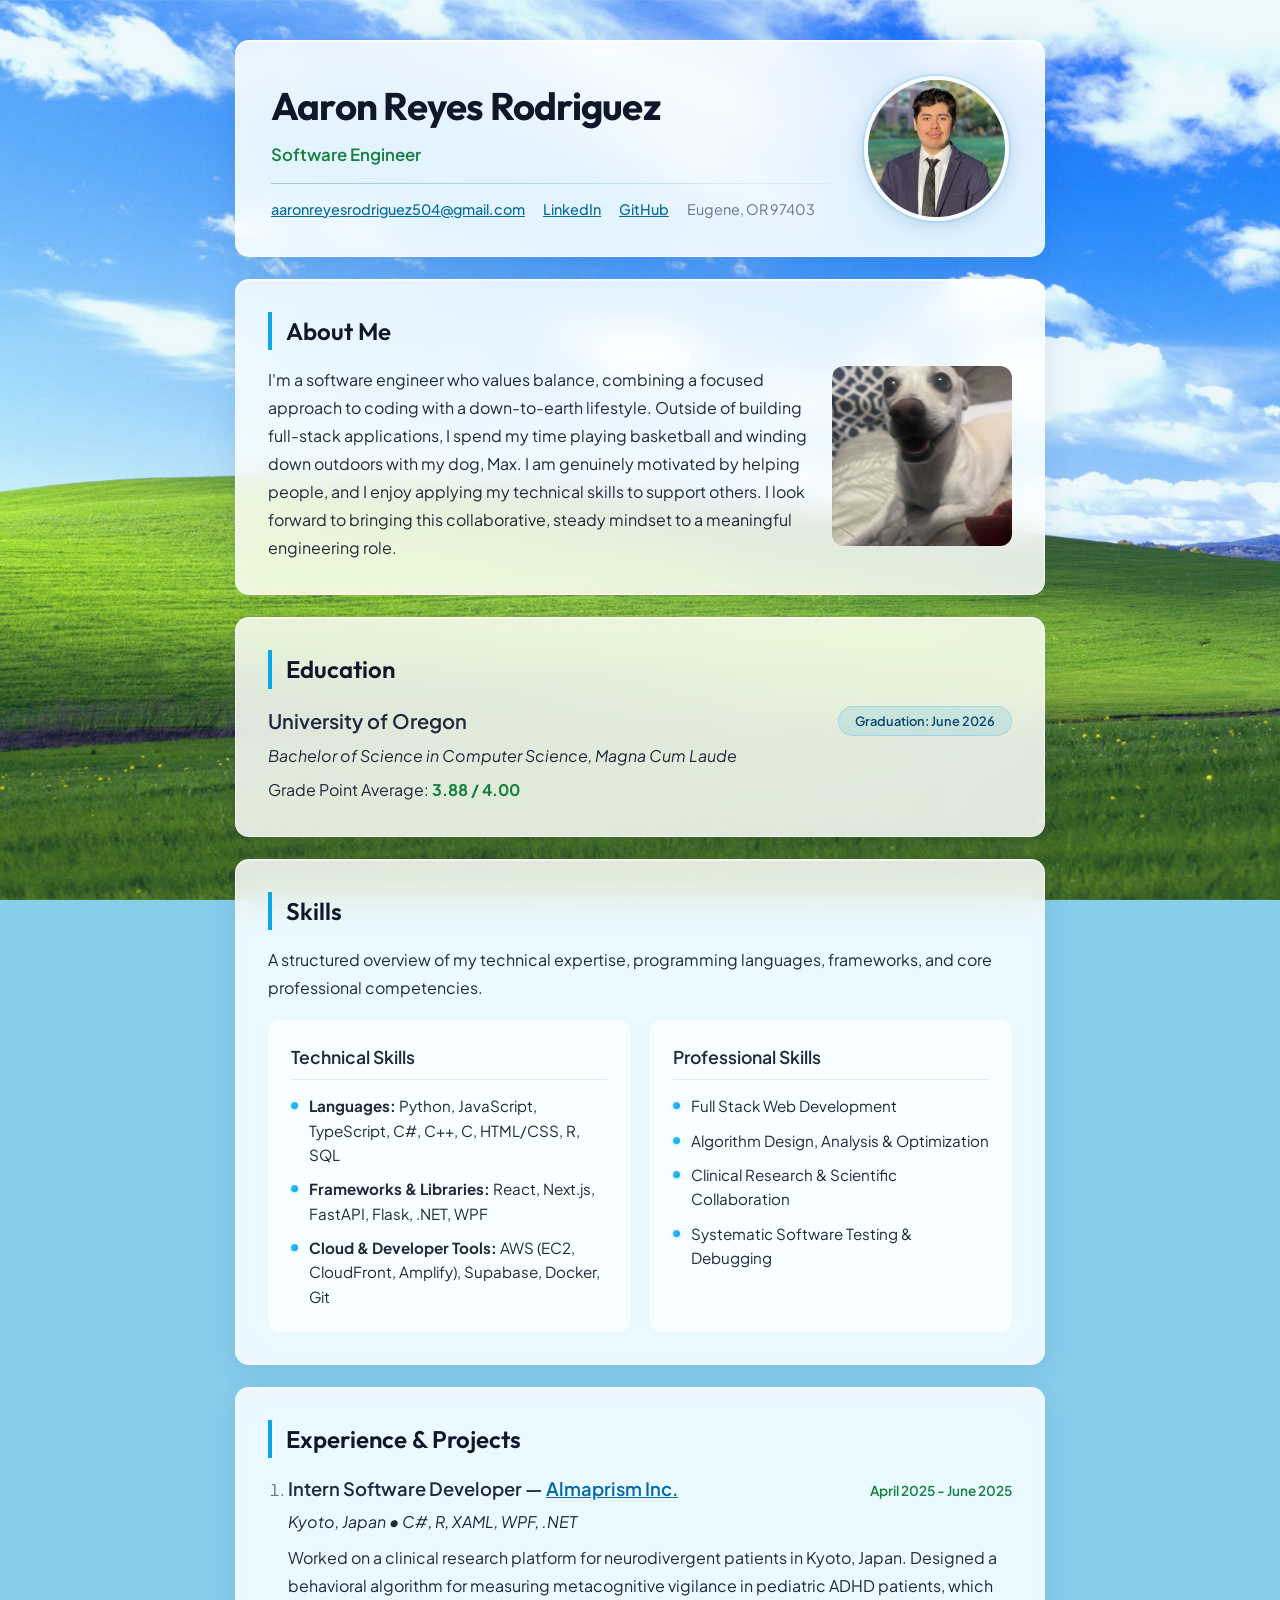
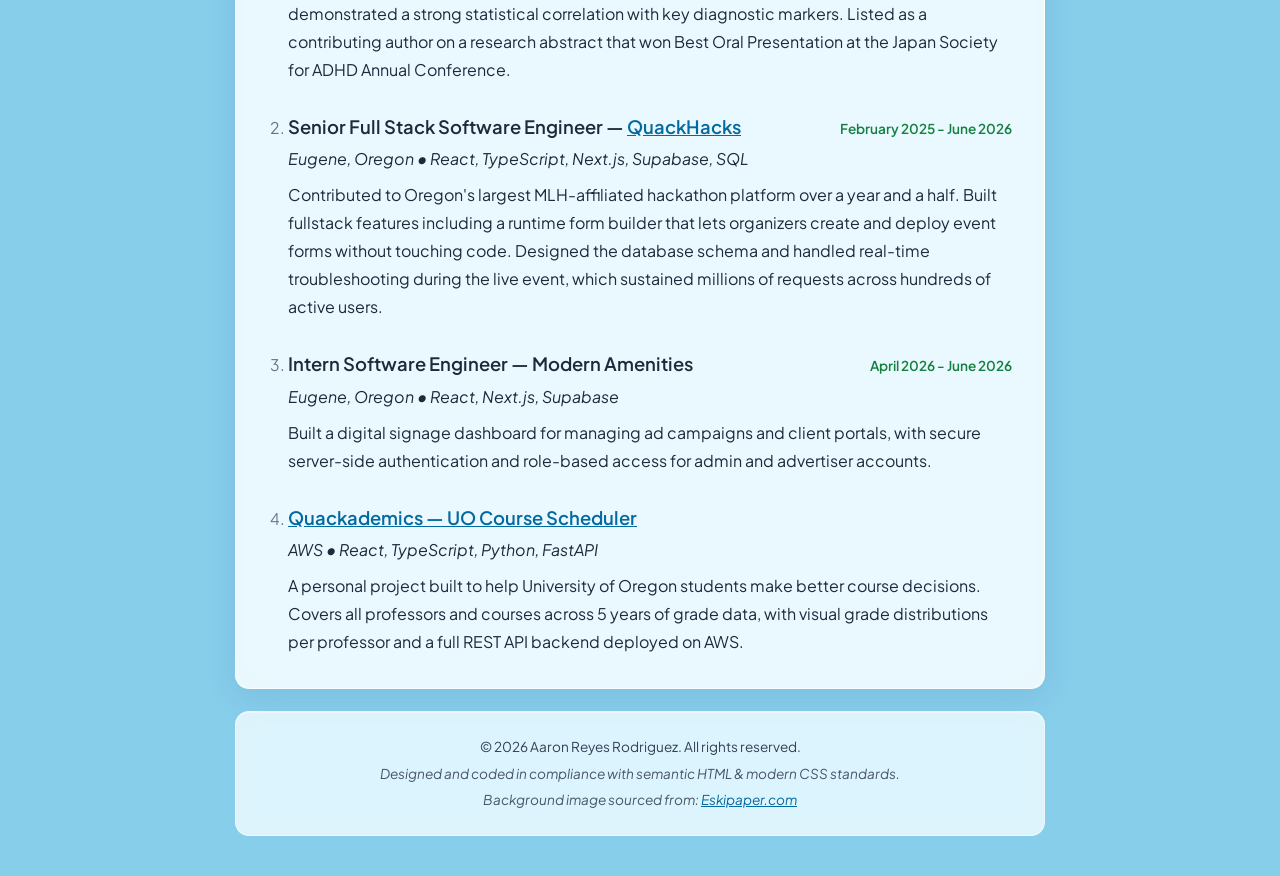
<file: index.html>
<!DOCTYPE html>
<!-- 
  ========================================================================
  AARON REYES RODRIGUEZ - PORTFOLIO & RESUME
  ========================================================================
-->
<html lang="en">
  <head>
    <!-- Document Metadata -->
    <meta charset="UTF-8" />
    <meta name="viewport" content="width=device-width, initial-scale=1.0" />
    
    <!-- Page Title -->
    <title>Aaron Reyes Rodriguez | Resume & Portfolio</title>
    
    <!-- Stylesheet Link -->
    <link rel="stylesheet" href="styles.css" />
    
    <!-- Google Fonts Preconnections (Reduces font loading latency) -->
    <link rel="preconnect" href="https://fonts.googleapis.com">
    <link rel="preconnect" href="https://fonts.gstatic.com" crossorigin>
    
    <!-- Font Loaders: Outfit (Headings) and Plus Jakarta Sans (Body copy) -->
    <link href="https://fonts.googleapis.com/css2?family=Outfit:wght@300;400;550;600;700&family=Plus+Jakarta+Sans:wght@300;400;500;600;700&display=swap" rel="stylesheet">
  </head>
  <body>

    <!-- 
      ========================================================================
      1. HEADER: Name, Contact Information & Profile Picture
      ========================================================================
    -->
    <header class="resume-header">
      <div class="header-container">
        
        <!-- Header Text Details -->
        <div class="header-text">
          <h1>Aaron Reyes Rodriguez</h1>
          <p class="tagline">Software Engineer</p>
          <hr class="header-divider" />
          
          <!-- Semantic address container for contact info, optimizing SEO & accessibility -->
          <address class="contact-info">
            <span class="contact-item">
              <a href="mailto:aaronreyesrodriguez504@gmail.com" 
                 title="Send email to Aaron">aaronreyesrodriguez504@gmail.com</a>
            </span>
            <span class="contact-item">
              <a href="https://linkedin.com/in/aaron-reyes-rodriguez" 
                 target="_blank" 
                 rel="noopener noreferrer" 
                 title="Visit Aaron's LinkedIn Profile">LinkedIn</a>
            </span>
            <span class="contact-item">
              <a href="https://github.com/Aaron-Reyes-Rodriguez" 
                 target="_blank" 
                 rel="noopener noreferrer" 
                 title="Visit Aaron's GitHub Profile">GitHub</a>
            </span>
            <span class="contact-item font-muted">Eugene, OR 97403</span>
          </address>
        </div>

        <!-- Header Profile Picture with Glossy Frame styling in CSS -->
        <div class="header-image-container">
          <img src="PFP_LINK.jpeg" 
               alt="Aaron Reyes Rodriguez Profile Picture" 
               class="profile-img" />
        </div>
        
      </div>
    </header>

    <!-- 
      ========================================================================
      2. MAIN CONTENT BODY: Personal details, Education, Skills, and Experience
      ========================================================================
    -->
    <main class="resume-main">
      
      <!-- Section: About Me -->
      <section id="about" class="resume-section">
        <h2>About Me</h2>
        <div style="display: flex; align-items: flex-start; gap: 24px; flex-wrap: wrap;">
          <p style="flex: 1; min-width: 200px;">
            I'm a software engineer who values balance, combining a focused approach to coding with a down-to-earth lifestyle.
            Outside of building full-stack applications, I spend my time playing basketball and winding down outdoors with my dog, Max.
            I am genuinely motivated by helping people, and I enjoy applying my technical skills to support others. I look forward to bringing
            this collaborative, steady mindset to a meaningful engineering role.
          </p>
          <img src="Max.JPG"
               alt="Max, Aaron's dog"
               style="width: 180px; height: 180px; object-fit: cover; border-radius: 12px; flex-shrink: 0;" />
        </div>
      </section>

      <!-- Section: Education -->
      <section id="education" class="resume-section">
        <h2>Education</h2>
        <div class="education-block">
          <div class="education-header">
            <h3>University of Oregon</h3>
            <span class="date-badge">Graduation: June 2026</span>
          </div>
          <p class="degree-info">Bachelor of Science in Computer Science, Magna Cum Laude</p>
          <p class="gpa-info">Grade Point Average: <strong>3.88 / 4.00</strong></p>
        </div>
      </section>

      <!-- Section: Skills -->
      <section id="skills" class="resume-section">
        <h2>Skills</h2>
        <p class="section-intro">A structured overview of my technical expertise, programming languages, frameworks, and core professional competencies.</p>
        
        <div class="skills-grid">
          <!-- Category 1: Technical Skill Sets -->
          <div class="skills-category">
            <h3>Technical Skills</h3>
            <ul>
              <li><strong>Languages:</strong> Python, JavaScript, TypeScript, C#, C++, C, HTML/CSS, R, SQL</li>
              <li><strong>Frameworks &amp; Libraries:</strong> React, Next.js, FastAPI, Flask, .NET, WPF</li>
              <li><strong>Cloud &amp; Developer Tools:</strong> AWS (EC2, CloudFront, Amplify), Supabase, Docker, Git</li>
            </ul>
          </div>
          
          <!-- Category 2: Professional Competencies -->
          <div class="skills-category">
            <h3>Professional Skills</h3>
            <ul>
              <li>Full Stack Web Development</li>
              <li>Algorithm Design, Analysis &amp; Optimization</li>
              <li>Clinical Research &amp; Scientific Collaboration</li>
              <li>Systematic Software Testing &amp; Debugging</li>
            </ul>
          </div>
        </div>
      </section>

      <!-- Section: Experience & Projects (Chronological List) -->
      <section id="experience" class="resume-section">
        <h2>Experience &amp; Projects</h2>
        <ol class="timeline-list">
          
          <!-- Item 1: Intern Software Developer at Almaprism -->
          <li>
            <div class="timeline-header">
              <span class="timeline-title">
                Intern Software Developer &mdash; 
                <a href="https://almaprism.com" 
                   target="_blank" 
                   rel="noopener noreferrer" 
                   title="Visit Almaprism.com">Almaprism Inc.</a>
              </span>
              <span class="timeline-date">April 2025 - June 2025</span>
            </div>
            <p class="timeline-location">Kyoto, Japan &bull; C#, R, XAML, WPF, .NET</p>
            <p>
              Worked on a clinical research platform for neurodivergent patients in Kyoto, Japan.
              Designed a behavioral algorithm for measuring metacognitive vigilance in pediatric ADHD patients,
              which demonstrated a strong statistical correlation with key diagnostic markers.
              Listed as a contributing author on a research abstract that won Best Oral Presentation
              at the Japan Society for ADHD Annual Conference.
            </p>
          </li>

          <!-- Item 2: Senior Full Stack Software Engineer at QuackHacks -->
          <li>
            <div class="timeline-header">
              <span class="timeline-title">
                Senior Full Stack Software Engineer &mdash; 
                <a href="https://quackhacks.org" 
                   target="_blank" 
                   rel="noopener noreferrer" 
                   title="Visit QuackHacks.org">QuackHacks</a>
              </span>
              <span class="timeline-date">February 2025 - June 2026</span>
            </div>
            <p class="timeline-location">Eugene, Oregon &bull; React, TypeScript, Next.js, Supabase, SQL</p>
            <p>
              Contributed to Oregon's largest MLH-affiliated hackathon platform over a year and a half.
              Built fullstack features including a runtime form builder that lets organizers create and
              deploy event forms without touching code. Designed the database schema and handled
              real-time troubleshooting during the live event, which sustained millions of requests
              across hundreds of active users.
            </p>
          </li>

          <!-- Item 3: Intern Software Engineer at Modern Amenities -->
          <li>
            <div class="timeline-header">
              <span class="timeline-title">
                Intern Software Engineer &mdash; 
                Modern Amenities
              </span>
              <span class="timeline-date">April 2026 - June 2026</span>
            </div>
            <p class="timeline-location">Eugene, Oregon &bull; React, Next.js, Supabase</p>
            <p>
              Built a digital signage dashboard for managing ad campaigns and client portals,
              with secure server-side authentication and role-based access for admin and advertiser accounts.
            </p>
          </li>

          <!-- Item 4: Quackademics (University of Oregon Class Scheduler) -->
          <li>
            <div class="timeline-header">
              <span class="timeline-title">
                <a href="https://quackademics.me" 
                   target="_blank" 
                   rel="noopener noreferrer" 
                   title="Visit Quackademics.me">Quackademics — UO Course Scheduler</a>
              </span>
            </div>
            <p class="timeline-location">AWS &bull; React, TypeScript, Python, FastAPI</p>
            <p>
              A personal project built to help University of Oregon students make better course decisions.
              Covers all professors and courses across 5 years of grade data, with visual grade distributions
              per professor and a full REST API backend deployed on AWS.
            </p>
          </li>
          
        </ol>
      </section>

    </main>

    <!-- 
      ========================================================================
      3. FOOTER: Copyrights, Standards compliance details & Background source
      ========================================================================
    -->
    <footer class="resume-footer">
      <p>&copy; 2026 Aaron Reyes Rodriguez. All rights reserved.</p>
      <p class="footer-note">Designed and coded in compliance with semantic HTML &amp; modern CSS standards.</p>
      <p class="footer-note">
        Background image sourced from: 
        <a href="https://eskipaper.com/" 
           target="_blank" 
           rel="noopener noreferrer" 
           title="Visit Eskipaper.com">Eskipaper.com</a>
      </p>
    </footer>
    
  </body>
</html>
</file>
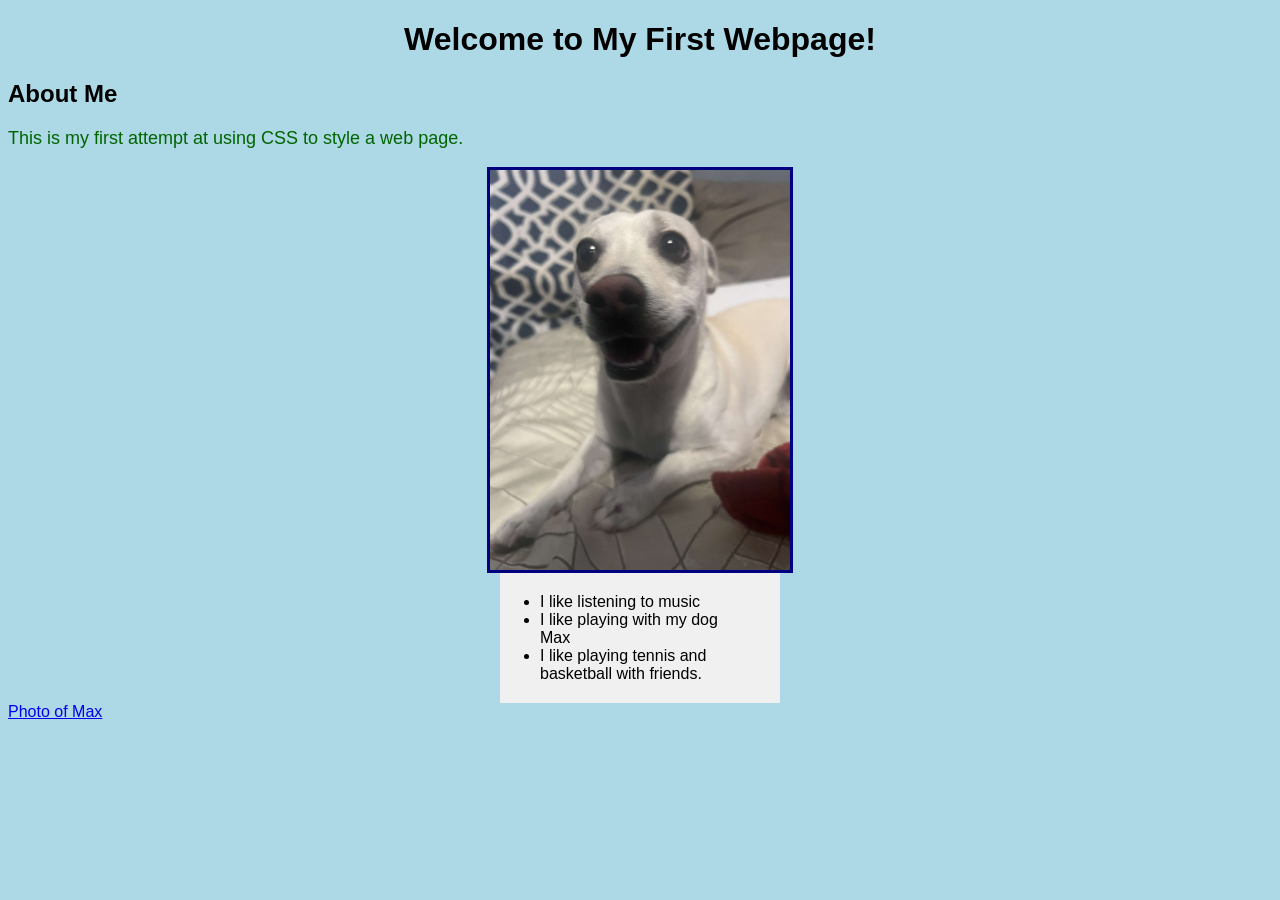
<file: Old_index.html>
<!DOCTYPE html>
<!-- The attribute lang="en" in an HTML document tells browsers and
 screen readers that the content is in English, which helps with
 pronunciation, translation, and language-specific formatting.-->
<html lang="en">
  <head>
    <meta charset="UTF-8" />
    <meta name="viewport" content="width=device-width, initial-scale=1.0" />
    <title>About Me</title>
    <link rel="stylesheet" href="style.css" />
  </head>
  <body>
    <h1>Welcome to My First Webpage!</h1>
    <h2>About Me</h2>
    <p>This is my first attempt at using CSS to style a web page.</p>
    <img src="Max.JPG" alt="A picture I like" />
    <ul>
      <li>I like listening to music</li>
      <li>I like playing with my dog Max</li>
      <li>I like playing tennis and basketball with friends.</li>
    </ul>

    <a href="https://drive.google.com/file/d/1VMXFqFXkdx2t0Vx-FD-fx8g21AxWR7ls/view?usp=sharing">Photo of Max</a>
  </body>
</html>
</file>
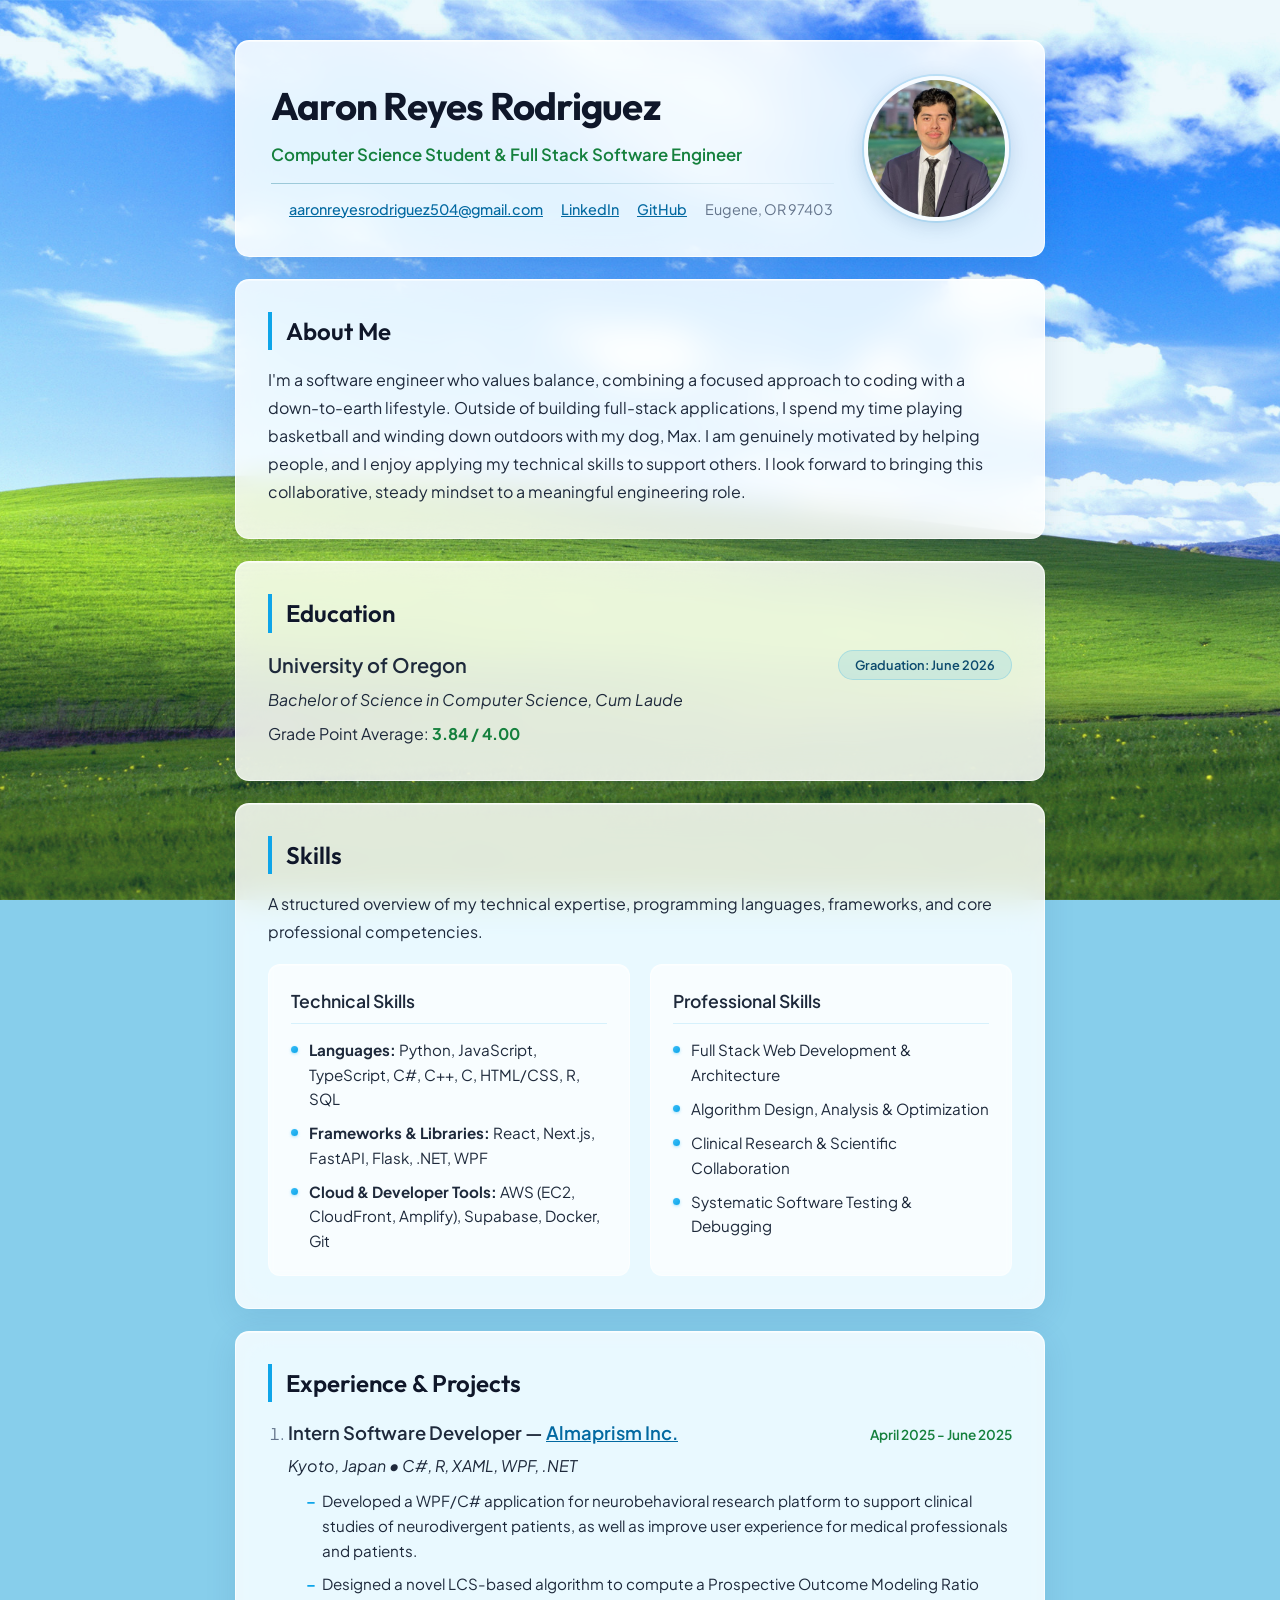
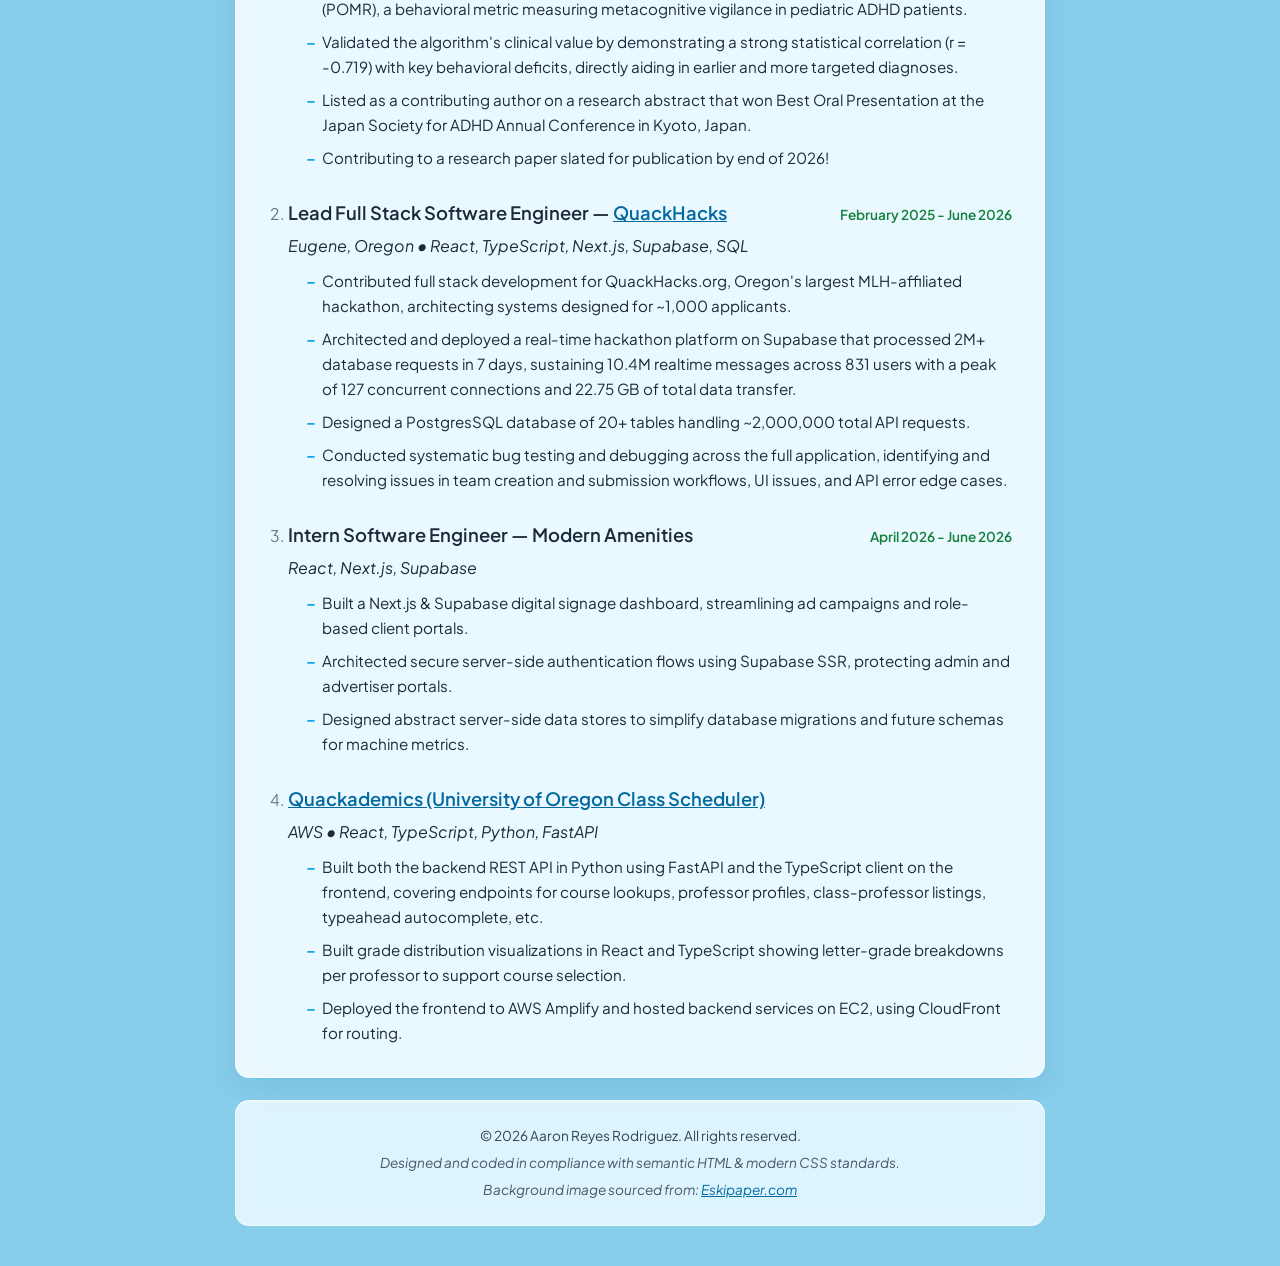
<file: portfolio.html>
<!DOCTYPE html>
<!-- 
  ========================================================================
  AARON REYES RODRIGUEZ - PORTFOLIO & RESUME
  ========================================================================
-->
<html lang="en">
  <head>
    <!-- Document Metadata -->
    <meta charset="UTF-8" />
    <meta name="viewport" content="width=device-width, initial-scale=1.0" />
    
    <!-- Page Title -->
    <title>Aaron Reyes Rodriguez | Resume & Portfolio</title>
    
    <!-- Stylesheet Link -->
    <link rel="stylesheet" href="styles.css" />
    
    <!-- Google Fonts Preconnections (Reduces font loading latency) -->
    <link rel="preconnect" href="https://fonts.googleapis.com">
    <link rel="preconnect" href="https://fonts.gstatic.com" crossorigin>
    
    <!-- Font Loaders: Outfit (Headings) and Plus Jakarta Sans (Body copy) -->
    <link href="https://fonts.googleapis.com/css2?family=Outfit:wght@300;400;550;600;700&family=Plus+Jakarta+Sans:wght@300;400;500;600;700&display=swap" rel="stylesheet">
  </head>
  <body>

    <!-- 
      ========================================================================
      1. HEADER: Name, Contact Information & Profile Picture
      ========================================================================
    -->
    <header class="resume-header">
      <div class="header-container">
        
        <!-- Header Text Details -->
        <div class="header-text">
          <h1>Aaron Reyes Rodriguez</h1>
          <p class="tagline">Computer Science Student & Full Stack Software Engineer</p>
          <hr class="header-divider" />
          
          <!-- Semantic address container for contact info, optimizing SEO & accessibility -->
          <address class="contact-info">
            <span class="contact-item">
            </span>
            <span class="contact-item">
              <a href="mailto:aaronreyesrodriguez504@gmail.com" 
                 title="Send email to Aaron">aaronreyesrodriguez504@gmail.com</a>
            </span>
            <span class="contact-item">
              <a href="https://linkedin.com/in/aaron-reyes-rodriguez" 
                 target="_blank" 
                 rel="noopener noreferrer" 
                 title="Visit Aaron's LinkedIn Profile">LinkedIn</a>
            </span>
            <span class="contact-item">
              <a href="https://github.com/Aaron-Reyes-Rodriguez" 
                 target="_blank" 
                 rel="noopener noreferrer" 
                 title="Visit Aaron's GitHub Profile">GitHub</a>
            </span>
            <span class="contact-item font-muted">Eugene, OR 97403</span>
          </address>
        </div>

        <!-- Header Profile Picture with Glossy Frame styling in CSS -->
        <div class="header-image-container">
          <img src="PFP_LINK.jpeg" 
               alt="Aaron Reyes Rodriguez Profile Picture" 
               class="profile-img" />
        </div>
        
      </div>
    </header>

    <!-- 
      ========================================================================
      2. MAIN CONTENT BODY: Personal details, Education, Skills, and Experience
      ========================================================================
    -->
    <main class="resume-main">
      
      <!-- Section: About Me -->
      <section id="about" class="resume-section">
        <h2>About Me</h2>
        <p>
         I'm a software engineer who values balance, combining a focused approach to coding with a down-to-earth lifestyle. 
         Outside of building full-stack applications, I spend my time playing basketball and winding down outdoors with my dog, Max. 
         I am genuinely motivated by helping people, and I enjoy applying my technical skills to support others. I look forward to bringing 
         this collaborative, steady mindset to a meaningful engineering role.
        </p>
      </section>

      <!-- Section: Education -->
      <section id="education" class="resume-section">
        <h2>Education</h2>
        <div class="education-block">
          <div class="education-header">
            <h3>University of Oregon</h3>
            <span class="date-badge">Graduation: June 2026</span>
          </div>
          <p class="degree-info">Bachelor of Science in Computer Science, Cum Laude</p>
          <p class="gpa-info">Grade Point Average: <strong>3.84 / 4.00</strong></p>
        </div>
      </section>

      <!-- Section: Skills -->
      <section id="skills" class="resume-section">
        <h2>Skills</h2>
        <p class="section-intro">A structured overview of my technical expertise, programming languages, frameworks, and core professional competencies.</p>
        
        <div class="skills-grid">
          <!-- Category 1: Technical Skill Sets -->
          <div class="skills-category">
            <h3>Technical Skills</h3>
            <ul>
              <li><strong>Languages:</strong> Python, JavaScript, TypeScript, C#, C++, C, HTML/CSS, R, SQL</li>
              <li><strong>Frameworks &amp; Libraries:</strong> React, Next.js, FastAPI, Flask, .NET, WPF</li>
              <li><strong>Cloud &amp; Developer Tools:</strong> AWS (EC2, CloudFront, Amplify), Supabase, Docker, Git</li>
            </ul>
          </div>
          
          <!-- Category 2: Professional Competencies -->
          <div class="skills-category">
            <h3>Professional Skills</h3>
            <ul>
              <li>Full Stack Web Development &amp; Architecture</li>
              <li>Algorithm Design, Analysis &amp; Optimization</li>
              <li>Clinical Research &amp; Scientific Collaboration</li>
              <li>Systematic Software Testing &amp; Debugging</li>
            </ul>
          </div>
        </div>
      </section>

      <!-- Section: Experience & Projects (Chronological List) -->
      <section id="experience" class="resume-section">
        <h2>Experience &amp; Projects</h2>
        <ol class="timeline-list">
          
          <!-- Item 1: Intern Software Developer at Almaprism -->
          <li>
            <div class="timeline-header">
              <span class="timeline-title">
                Intern Software Developer &mdash; 
                <a href="https://almaprism.com" 
                   target="_blank" 
                   rel="noopener noreferrer" 
                   title="Visit Almaprism.com">Almaprism Inc.</a>
              </span>
              <span class="timeline-date">April 2025 - June 2025</span>
            </div>
            <p class="timeline-location">Kyoto, Japan &bull; C#, R, XAML, WPF, .NET</p>
            <ul>
              <li>Developed a WPF/C# application for neurobehavioral research platform to support clinical studies of neurodivergent patients, as well as improve user experience for medical professionals and patients.</li>
              <li>Designed a novel LCS-based algorithm to compute a Prospective Outcome Modeling Ratio (POMR), a behavioral metric measuring metacognitive vigilance in pediatric ADHD patients.</li>
              <li>Validated the algorithm's clinical value by demonstrating a strong statistical correlation (r = -0.719) with key behavioral deficits, directly aiding in earlier and more targeted diagnoses.</li>
              <li>Listed as a contributing author on a research abstract that won Best Oral Presentation at the Japan Society for ADHD Annual Conference in Kyoto, Japan.</li>
              <li>Contributing to a research paper slated for publication by end of 2026!</li>
            </ul>
          </li>

          <!-- Item 2: Lead Full Stack Software Engineer at QuackHacks -->
          <li>
            <div class="timeline-header">
              <span class="timeline-title">
                Lead Full Stack Software Engineer &mdash; 
                <a href="https://quackhacks.org" 
                   target="_blank" 
                   rel="noopener noreferrer" 
                   title="Visit QuackHacks.org">QuackHacks</a>
              </span>
              <span class="timeline-date">February 2025 - June 2026</span>
            </div>
            <p class="timeline-location">Eugene, Oregon &bull; React, TypeScript, Next.js, Supabase, SQL</p>
            <ul>
              <li>Contributed full stack development for QuackHacks.org, Oregon's largest MLH-affiliated hackathon, architecting systems designed for ~1,000 applicants.</li>
              <li>Architected and deployed a real-time hackathon platform on Supabase that processed 2M+ database requests in 7 days, sustaining 10.4M realtime messages across 831 users with a peak of 127 concurrent connections and 22.75 GB of total data transfer.</li>
              <li>Designed a PostgresSQL database of 20+ tables handling ~2,000,000 total API requests.</li>
              <li>Conducted systematic bug testing and debugging across the full application, identifying and resolving issues in team creation and submission workflows, UI issues, and API error edge cases.</li>
            </ul>
          </li>

          <!-- Item 3: Intern Software Engineer at Modern Amenities -->
          <li>
            <div class="timeline-header">
              <span class="timeline-title">
                Intern Software Engineer &mdash; 
                Modern Amenities
              </span>
              <span class="timeline-date">April 2026 - June 2026</span>
            </div>
            <p class="timeline-location">React, Next.js, Supabase</p>
            <ul>
              <li>Built a Next.js &amp; Supabase digital signage dashboard, streamlining ad campaigns and role-based client portals.</li>
              <li>Architected secure server-side authentication flows using Supabase SSR, protecting admin and advertiser portals.</li>
              <li>Designed abstract server-side data stores to simplify database migrations and future schemas for machine metrics.</li>
            </ul>
          </li>

          <!-- Item 4: Quackademics (University of Oregon Class Scheduler) -->
          <li>
            <div class="timeline-header">
              <span class="timeline-title">
                <a href="https://quackademics.me" 
                   target="_blank" 
                   rel="noopener noreferrer" 
                   title="Visit Quackademics.me">Quackademics (University of Oregon Class Scheduler)</a>
              </span>
            </div>
            <p class="timeline-location">AWS &bull; React, TypeScript, Python, FastAPI</p>
            <ul>
              <li>Built both the backend REST API in Python using FastAPI and the TypeScript client on the frontend, covering endpoints for course lookups, professor profiles, class-professor listings, typeahead autocomplete, etc.</li>
              <li>Built grade distribution visualizations in React and TypeScript showing letter-grade breakdowns per professor to support course selection.</li>
              <li>Deployed the frontend to AWS Amplify and hosted backend services on EC2, using CloudFront for routing.</li>
            </ul>
          </li>
          
        </ol>
      </section>

    </main>

    <!-- 
      ========================================================================
      3. FOOTER: Copyrights, Standards compliance details & Background source
      ========================================================================
    -->
    <footer class="resume-footer">
      <p>&copy; 2026 Aaron Reyes Rodriguez. All rights reserved.</p>
      <p class="footer-note">Designed and coded in compliance with semantic HTML &amp; modern CSS standards.</p>
      <p class="footer-note">
        Background image sourced from: 
        <a href="https://eskipaper.com/" 
           target="_blank" 
           rel="noopener noreferrer" 
           title="Visit Eskipaper.com">Eskipaper.com</a>
      </p>
    </footer>
    
  </body>
</html>
</file>
<file: styles.css>
/*
================================================================================
AARON REYES RODRIGUEZ - PORTFOLIO STYLESHEET (styles.css)
Theme: Frutiger Aero (Glossy Web 2.0 Glassmorphism)

TABLE OF CONTENTS:
1. CSS Variables (:root)
2. Global Resets & Body Layout
3. Glassmorphism Panels (Header & Sections)
4. Header Details & Contact Styles
5. Content Sections (Typography, General layout)
6. Component Styles
   - Education Badge & Sub-elements
   - Skills Grid & Cards
   - Chronological Timeline & Lists
7. Footer Layout
8. Responsive Media Queries
================================================================================
*/

/* =============================================================================
   1. CSS VARIABLES (:root)
   ============================================================================= */
:root {
    /* --- COLOR PALETTE (Frutiger Aero Theme) --- */
    --color-sky-fallback: #87CEEB;     /* sky-blue background fallback */
    --color-slate-900: #0f172a;        /* headings and key focus texts */
    --color-slate-800: #1e293b;        /* primary standard body text */
    --color-slate-700: #334155;        /* contact labels & footer text */
    --color-slate-600: #475569;        /* degree detail and sub-meta text */
    --color-slate-500: #64748b;        /* timeline numbers and address indicators */
    --color-sky-dark: #0c4a6e;         /* dark blue for date badge text */
    --color-sky-link: #0369a1;         /* clickable links */
    --color-sky-accent: #0ea5e9;       /* bright sky blue highlight accent */
    --color-green-accent: #15803d;     /* fresh green for tagline, gpa emphasis & dates */
    
    /* --- GLOW EFFECTS --- */
    --glow-link-hover: rgba(14, 165, 233, 0.3);

    /* --- TYPOGRAPHY --- */
    --font-family-body: 'Plus Jakarta Sans', 'Segoe UI', Tahoma, Geneva, Verdana, sans-serif;
    --font-family-heading: 'Outfit', sans-serif;

    /* --- LAYOUT CONFIGURATIONS --- */
    --border-radius-large: 14px;
    --border-radius-medium: 12px;

    /* --- TRANSITIONS --- */
    --transition-fast: all 0.2s ease;
    --transition-normal: all 0.3s ease;
    --transition-slow: all 0.35s ease;

    /* --- GLASSMORPHISM EFFECT SETTINGS --- */
    /* Header Card settings */
    --glass-bg-header: rgba(255, 255, 255, 0.88);
    --glass-border-header: rgba(255, 255, 255, 0.7);
    --glass-border-header-top: rgba(255, 255, 255, 0.9);
    --glass-blur-header: 18px;
    --glass-shadow-header: 0 8px 32px rgba(0, 60, 120, 0.12);

    /* Standard card settings */
    --glass-bg-card: rgba(255, 255, 255, 0.85);
    --glass-border-card: rgba(255, 255, 255, 0.65);
    --glass-border-card-top: rgba(255, 255, 255, 0.85);
    --glass-blur-card: 16px;
    --glass-shadow-card: 0 8px 32px rgba(0, 60, 120, 0.1);
    
    /* Hovered card settings */
    --glass-bg-card-hover: rgba(255, 255, 255, 0.92);
    --glass-shadow-card-hover: 0 12px 40px rgba(0, 60, 120, 0.14);

    /* Inner category card settings */
    --glass-bg-subcard: rgba(255, 255, 255, 0.70);
    --glass-border-subcard: rgba(255, 255, 255, 0.55);
    --glass-border-subcard-top: rgba(255, 255, 255, 0.75);
    --glass-bg-subcard-hover: rgba(255, 255, 255, 0.82);

    /* Badge details */
    --badge-bg-sky: rgba(14, 165, 233, 0.12);
    --badge-border-sky: rgba(14, 165, 233, 0.2);
}

/* =============================================================================
   2. GLOBAL RESETS & BODY LAYOUT
   ============================================================================= */
* {
    margin: 0;
    padding: 0;
    box-sizing: border-box;
}

body {
    font-family: var(--font-family-body);
    line-height: 1.6;
    color: var(--color-slate-800);
    max-width: 850px;
    margin: 0 auto;
    padding: 40px 20px;
    position: relative;
    background-color: var(--color-sky-fallback);
}

/* 
   Background pseudo-element overlay:
   We apply the background image here with opacity so that it does not affect the text 
   readability of the page content elements.
*/
body::before {
    content: "";
    position: fixed;
    top: 0;
    left: 0;
    width: 100%;
    height: 100%;
    background-image: url('windows-wallpaper-27.jpg');
    background-size: cover;
    background-position: center;
    opacity: 0.85; /* Toned down slightly to improve overlay readability */
    z-index: -1;
}

/* =============================================================================
   3. GLASSMORPHISM PANELS (Header & Sections)
   ============================================================================= */

/* Main Header glass container */
.resume-header {
    background: var(--glass-bg-header);
    backdrop-filter: blur(var(--glass-blur-header)) saturate(1.6);
    -webkit-backdrop-filter: blur(var(--glass-blur-header)) saturate(1.6);
    border: 1px solid var(--glass-border-header);
    border-top: 1px solid var(--glass-border-header-top);
    border-radius: var(--border-radius-large);
    padding: 35px;
    margin-bottom: 22px;
    box-shadow:
        var(--glass-shadow-header),
        inset 0 1px 0 rgba(255, 255, 255, 0.6);
}

/* Common Section card panel */
.resume-section {
    background: var(--glass-bg-card);
    backdrop-filter: blur(var(--glass-blur-card)) saturate(1.5);
    -webkit-backdrop-filter: blur(var(--glass-blur-card)) saturate(1.5);
    border: 1px solid var(--glass-border-card);
    border-top: 1px solid var(--glass-border-card-top);
    border-radius: var(--border-radius-large);
    padding: 32px;
    margin-bottom: 22px;
    box-shadow:
        var(--glass-shadow-card),
        inset 0 1px 0 rgba(255, 255, 255, 0.55);
    transition: var(--transition-normal);
}

/* Hover dynamic micro-interaction on section cards */
.resume-section:hover {
    background: var(--glass-bg-card-hover);
    box-shadow:
        var(--glass-shadow-card-hover),
        inset 0 1px 0 rgba(255, 255, 255, 0.7);
    transform: translateY(-2px);
}

/* =============================================================================
   4. HEADER DETAILS & CONTACT STYLES
   ============================================================================= */
.header-container {
    display: flex;
    justify-content: space-between;
    align-items: center;
    gap: 30px;
    flex-wrap: wrap;
}

.header-text {
    flex: 1;
    min-width: 280px;
}

.header-text h1 {
    font-family: var(--font-family-heading);
    font-size: 2.4rem;
    font-weight: 700;
    color: var(--color-slate-900);
    margin-bottom: 4px;
    letter-spacing: -0.02em;
    text-shadow: 0 1px 2px rgba(255, 255, 255, 0.4);
}

.tagline {
    font-size: 1.05rem;
    color: var(--color-green-accent);
    font-weight: 600;
    margin-bottom: 14px;
}

.header-divider {
    border: 0;
    height: 1px;
    background: linear-gradient(
        to right,
        rgba(14, 116, 144, 0.35),
        rgba(14, 116, 144, 0.05)
    );
    margin-bottom: 14px;
}

/* Contact info style container */
.contact-info {
    font-size: 0.9rem;
    display: flex;
    flex-wrap: wrap;
    gap: 10px 18px;
    color: var(--color-slate-700);
    font-style: normal; /* Disables the browser default italicization for <address> */
}

/* Global hyperlinks styling (only for actionable elements) */
.contact-item a {
    color: var(--color-sky-link);
    text-decoration: underline;
    font-weight: 500;
    transition: var(--transition-fast);
}

.contact-item a:hover {
    color: var(--color-sky-accent);
    text-shadow: 0 0 6px var(--glow-link-hover);
}

.font-muted {
    color: var(--color-slate-500);
}

/* Profile image with glossy ring styling */
.header-image-container {
    display: flex;
    justify-content: center;
    align-items: center;
}

.profile-img {
    width: 145px;
    height: 145px;
    border-radius: 50%;
    object-fit: cover;
    border: 4px solid rgba(255, 255, 255, 0.75);
    box-shadow:
        0 4px 20px rgba(0, 60, 120, 0.18),
        0 0 0 2px rgba(14, 165, 233, 0.15),
        inset 0 -2px 4px rgba(0, 0, 0, 0.06);
    transition: var(--transition-slow);
}

.profile-img:hover {
    transform: scale(1.05);
    border-color: rgba(255, 255, 255, 0.95);
    box-shadow:
        0 8px 30px rgba(0, 60, 120, 0.22),
        0 0 0 3px rgba(14, 165, 233, 0.25),
        inset 0 -2px 4px rgba(0, 0, 0, 0.06);
}

/* =============================================================================
   5. CONTENT SECTIONS (Typography, General layout)
   ============================================================================= */
.resume-section h2 {
    font-family: var(--font-family-heading);
    font-size: 1.5rem;
    font-weight: 600;
    color: var(--color-slate-900);
    margin-bottom: 16px;
    border-left: 4px solid var(--color-sky-accent); /* visual anchor bar */
    padding-left: 14px;
    text-shadow: 0 1px 1px rgba(255, 255, 255, 0.3);
}

.resume-section p {
    font-size: 1rem;
    color: var(--color-slate-800);
    line-height: 1.75;
}

.section-intro {
    margin-bottom: 18px;
}

/* =============================================================================
   6. COMPONENT STYLES
   ============================================================================= */

/* --- A. EDUCATION BADGE & SUB-ELEMENTS --- */
.education-block {
    margin-top: 5px;
}

.education-header {
    display: flex;
    justify-content: space-between;
    align-items: center;
    flex-wrap: wrap;
    margin-bottom: 5px;
}

.education-header h3 {
    font-size: 1.25rem;
    color: var(--color-slate-800);
    font-weight: 600;
}

.date-badge {
    background: var(--badge-bg-sky);
    color: var(--color-sky-dark);
    border: 1px solid var(--badge-border-sky);
    padding: 4px 16px;
    border-radius: 9999px;
    font-size: 0.8rem;
    font-weight: 600;
}

.degree-info {
    font-style: italic;
    color: var(--color-slate-600);
    margin-bottom: 6px;
}

.gpa-info {
    font-size: 0.95rem;
    color: var(--color-slate-700);
}

.gpa-info strong {
    color: var(--color-green-accent);
    font-weight: 700;
}

/* --- B. SKILLS GRID & CARDS --- */
.skills-grid {
    display: grid;
    grid-template-columns: repeat(auto-fit, minmax(300px, 1fr));
    gap: 20px;
}

.skills-category {
    background: var(--glass-bg-subcard);
    border-radius: var(--border-radius-medium);
    padding: 22px;
    border: 1px solid var(--glass-border-subcard);
    border-top: 1px solid var(--glass-border-subcard-top);
    box-shadow: inset 0 1px 0 rgba(255, 255, 255, 0.4);
    transition: background 0.25s ease;
}

.skills-category:hover {
    background: var(--glass-bg-subcard-hover);
}

.skills-category h3 {
    font-size: 1.1rem;
    color: var(--color-slate-800);
    margin-bottom: 14px;
    font-weight: 600;
    border-bottom: 1px solid rgba(14, 165, 233, 0.15);
    padding-bottom: 8px;
}

.skills-category ul {
    list-style-type: none;
}

.skills-category li {
    font-size: 0.95rem;
    color: var(--color-slate-800);
    margin-bottom: 10px;
    position: relative;
    padding-left: 18px;
}

/* Custom Aero-style bullet pointers */
.skills-category li::before {
    content: "";
    width: 7px;
    height: 7px;
    border-radius: 50%;
    background: linear-gradient(135deg, #38bdf8, var(--color-sky-accent));
    box-shadow: 0 1px 3px rgba(14, 165, 233, 0.35);
    position: absolute;
    left: 0;
    top: 8px;
}

.skills-category li:last-child {
    margin-bottom: 0;
}

/* --- C. CHRONOLOGICAL TIMELINE & LISTS --- */
.timeline-list {
    list-style-type: decimal;
    padding-left: 20px;
}

.timeline-list > li {
    margin-bottom: 28px;
    color: var(--color-slate-500); /* custom color for decimal marker numbers */
}

.timeline-list > li:last-child {
    margin-bottom: 0;
}

.timeline-header {
    display: flex;
    justify-content: space-between;
    align-items: baseline;
    flex-wrap: wrap;
    margin-bottom: 4px;
}

.timeline-title {
    font-size: 1.15rem;
    font-weight: 600;
    color: var(--color-slate-800);
}

.timeline-title a {
    color: var(--color-sky-link);
    text-decoration: underline;
    transition: var(--transition-fast);
}

.timeline-title a:hover {
    color: var(--color-sky-accent);
    text-shadow: 0 0 6px var(--glow-link-hover);
}

.timeline-date {
    font-size: 0.85rem;
    font-weight: 600;
    color: var(--color-green-accent);
}

.timeline-location {
    font-size: 0.9rem;
    font-style: italic;
    color: var(--color-slate-600);
    margin-bottom: 8px;
}

.timeline-list ul {
    list-style-type: none;
    padding-left: 18px;
    margin-top: 6px;
}

.timeline-list li li {
    font-size: 0.95rem;
    color: var(--color-slate-800);
    margin-bottom: 8px;
    line-height: 1.65;
    position: relative;
    padding-left: 16px;
}

/* Custom dashed symbol prefix for chronological list items */
.timeline-list li li::before {
    content: "–";
    color: var(--color-sky-accent);
    font-weight: 700;
    position: absolute;
    left: 0;
    top: 0;
}

.timeline-list li li:last-child {
    margin-bottom: 0;
}

/* =============================================================================
   7. FOOTER LAYOUT
   ============================================================================= */
.resume-footer {
    background: rgba(255, 255, 255, 0.75);
    backdrop-filter: blur(12px) saturate(1.3);
    -webkit-backdrop-filter: blur(12px) saturate(1.3);
    border: 1px solid rgba(255, 255, 255, 0.5);
    border-radius: var(--border-radius-large);
    text-align: center;
    padding: 24px 20px;
    margin-top: 22px;
    color: var(--color-slate-700);
    font-size: 0.85rem;
    box-shadow: inset 0 1px 0 rgba(255, 255, 255, 0.4);
}

.resume-footer a {
    color: var(--color-sky-link);
    text-decoration: underline;
    transition: var(--transition-fast);
}

.resume-footer a:hover {
    color: var(--color-sky-accent);
}

.footer-note {
    margin-top: 5px;
    font-style: italic;
    color: var(--color-slate-600);
}

/* =============================================================================
   8. RESPONSIVE MEDIA QUERIES
   ============================================================================= */
@media (max-width: 600px) {
    body {
        padding: 20px 10px;
    }
    
    .header-container {
        flex-direction: column-reverse;
        text-align: center;
    }
    
    .contact-info {
        justify-content: center;
    }
    
    .resume-section h2 {
        border-left: none;
        border-bottom: 3px solid var(--color-sky-accent);
        padding-left: 0;
        padding-bottom: 6px;
    }
    
    .education-header, 
    .timeline-header {
        flex-direction: column;
        align-items: flex-start;
        gap: 5px;
    }
    
    .date-badge, 
    .timeline-date {
        margin-top: 2px;
    }
}
</file>
<file: style.css>
body {
  background-color: lightblue;
  font-family: Arial, sans-serif;
}

h1 {
  text-align: center;
}

p {
  color: darkgreen;
  font-size: 18px;
}

img {
  max-width: 300px;
  display: block;
  margin: auto;
  border: 3px solid navy;
}

ul {
  background-color: #f0f0f0;
  padding: 20px 40px;
  width: 200px;
  margin: auto;
}
</file>
